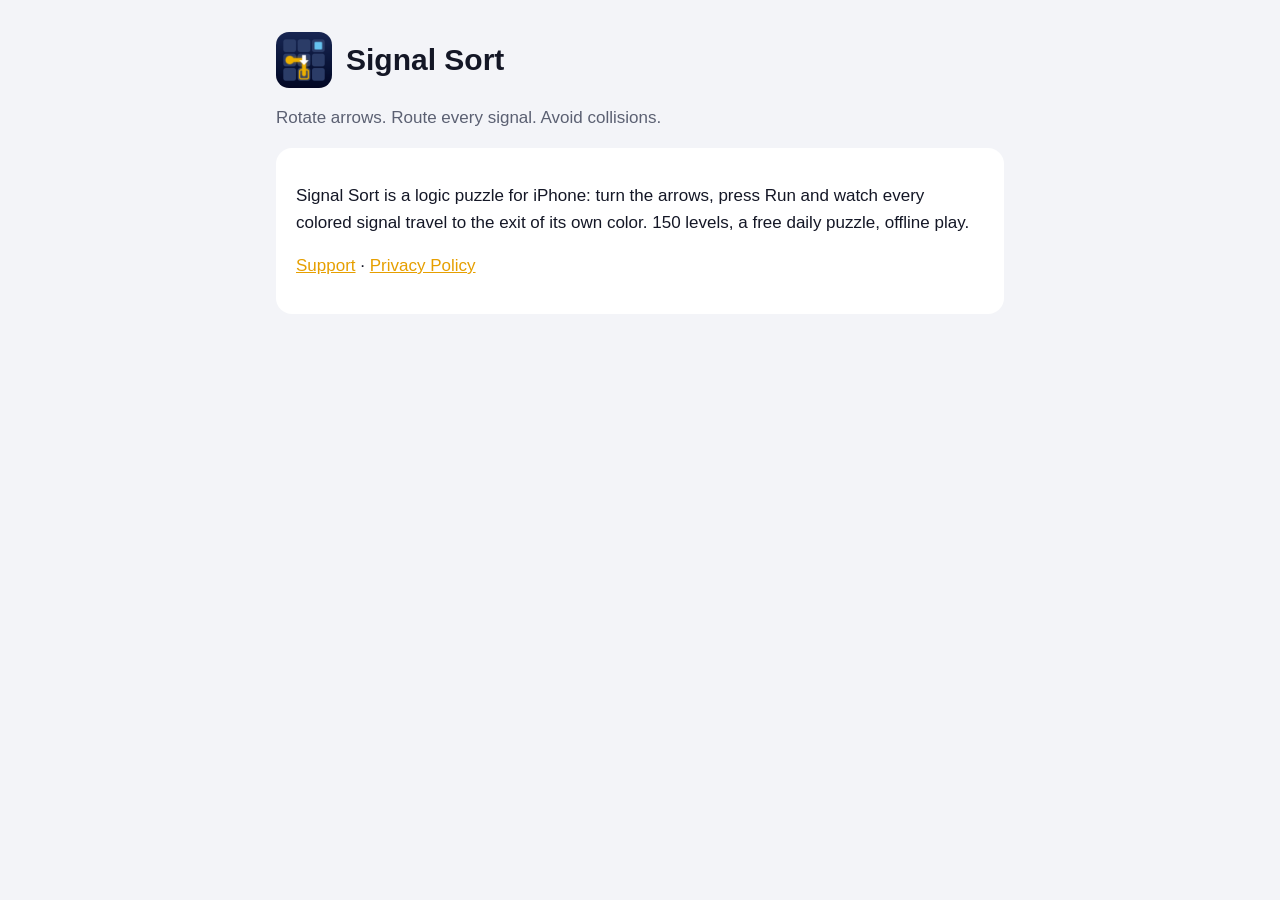
<file: docs/index.html>
<!doctype html>
<html lang="en">
<head>
<meta charset="utf-8">
<meta name="viewport" content="width=device-width, initial-scale=1">
<title>Signal Sort</title>
<link rel="stylesheet" href="style.css">
</head>
<body><main>
<header><img src="icon.png" alt=""><h1>Signal Sort</h1></header>
<p class="muted">Rotate arrows. Route every signal. Avoid collisions.</p>
<div class="card">
<p>Signal Sort is a logic puzzle for iPhone: turn the arrows, press Run and watch every colored signal travel to the exit of its own color. 150 levels, a free daily puzzle, offline play.</p>
<p><a href="support.html">Support</a> · <a href="privacy.html">Privacy Policy</a></p>
</div>
</main></body>
</html>
</file>
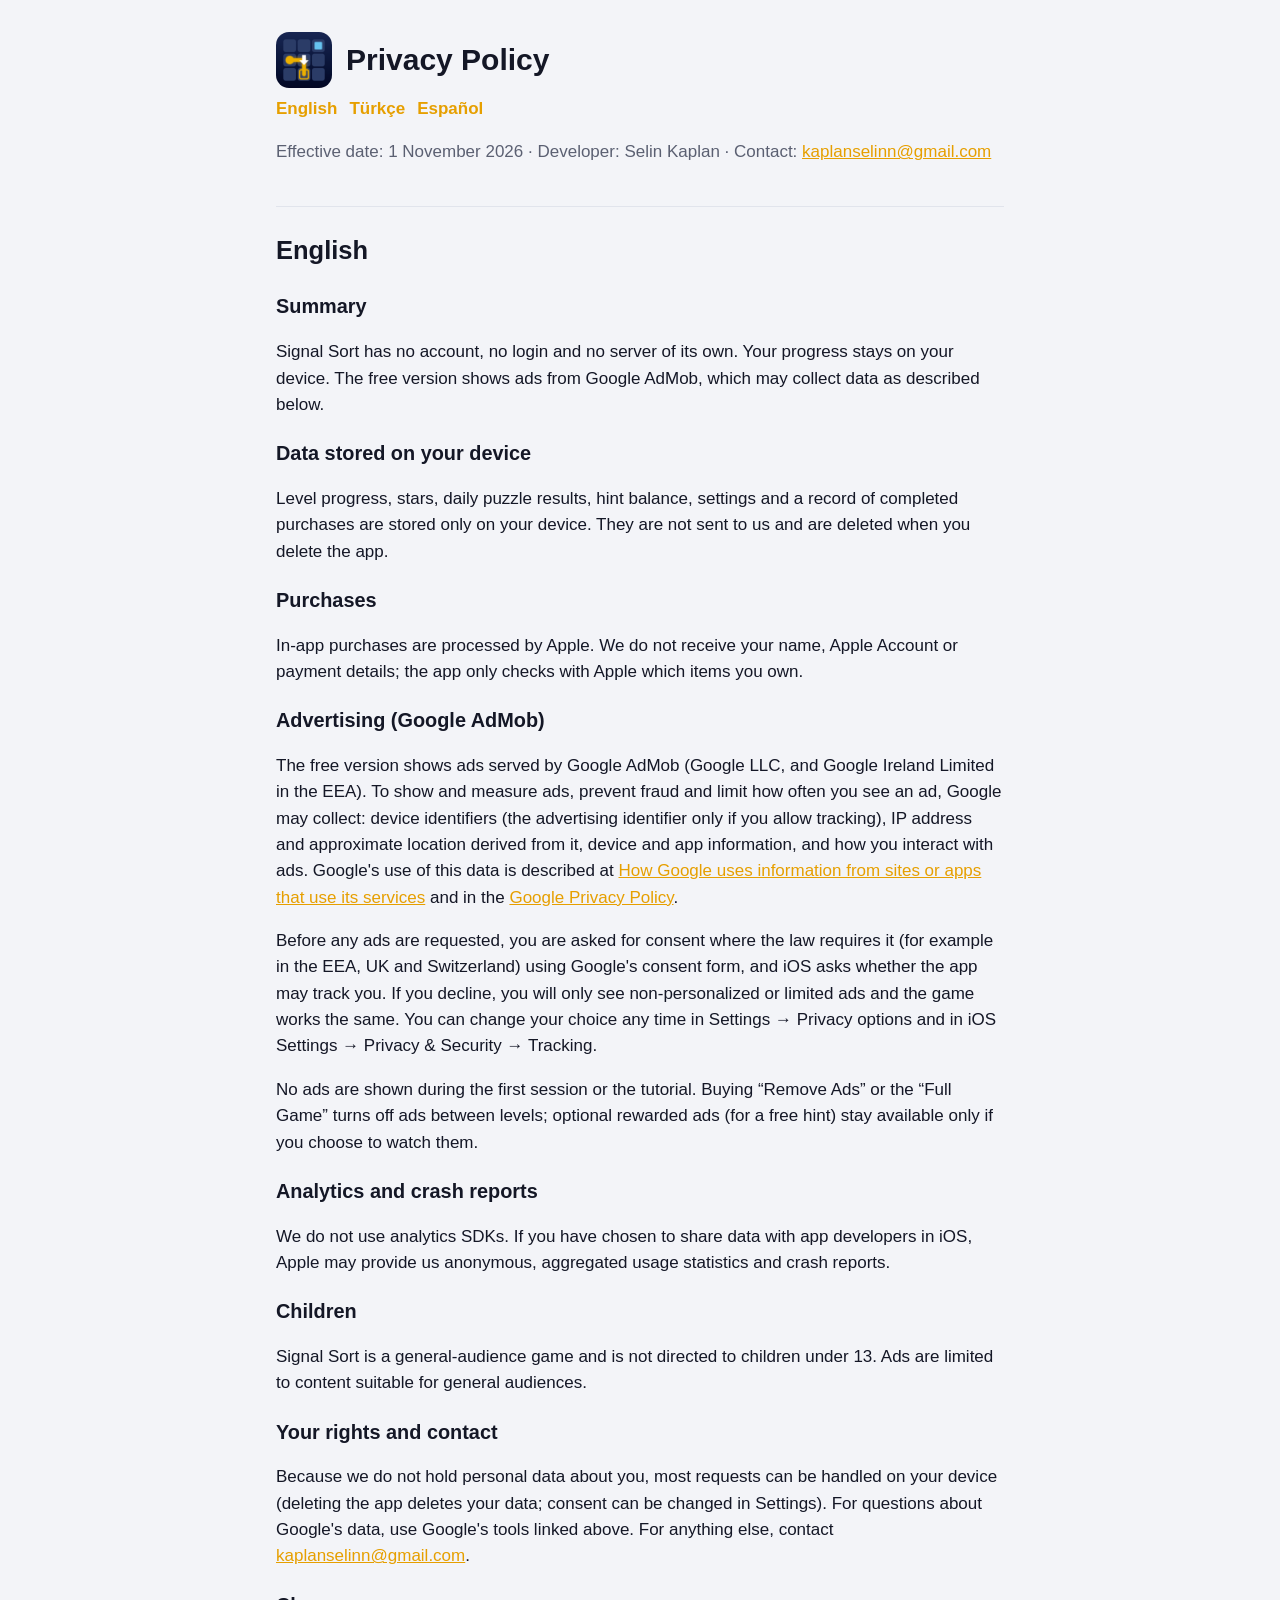
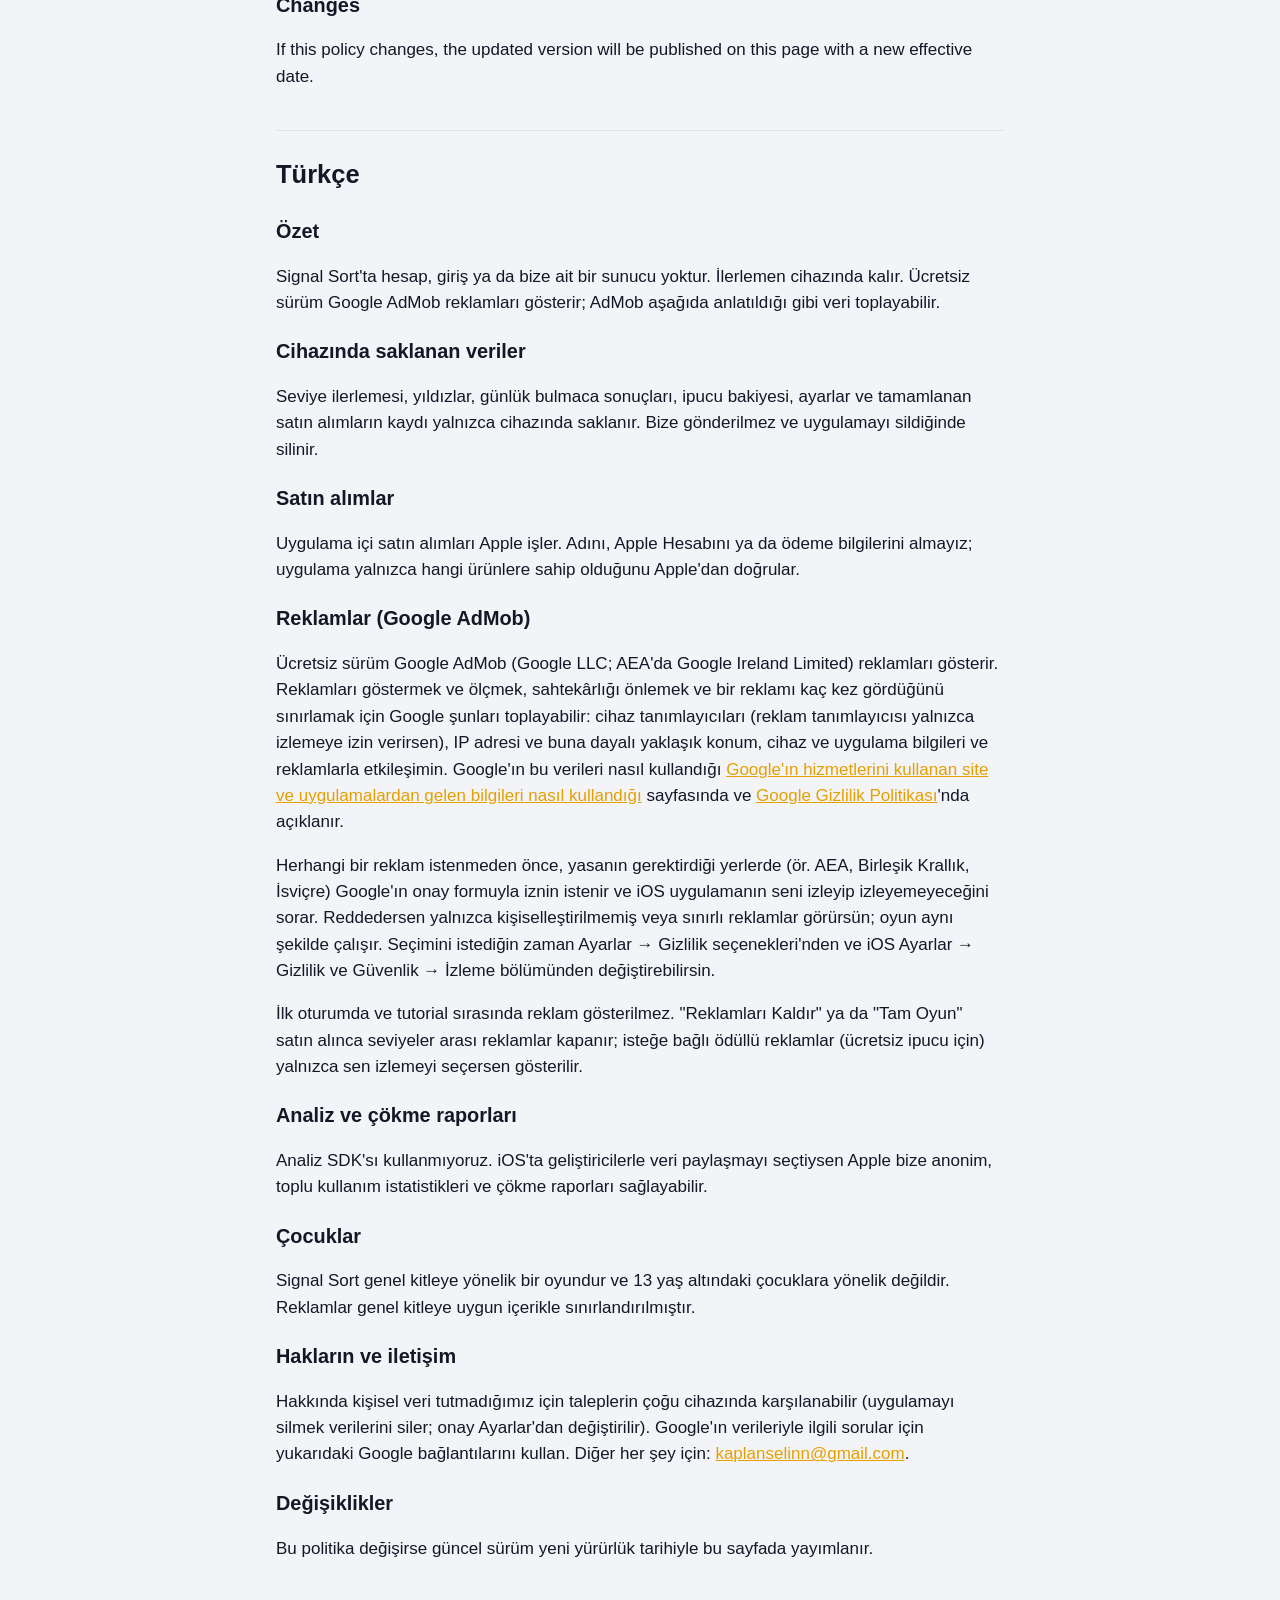
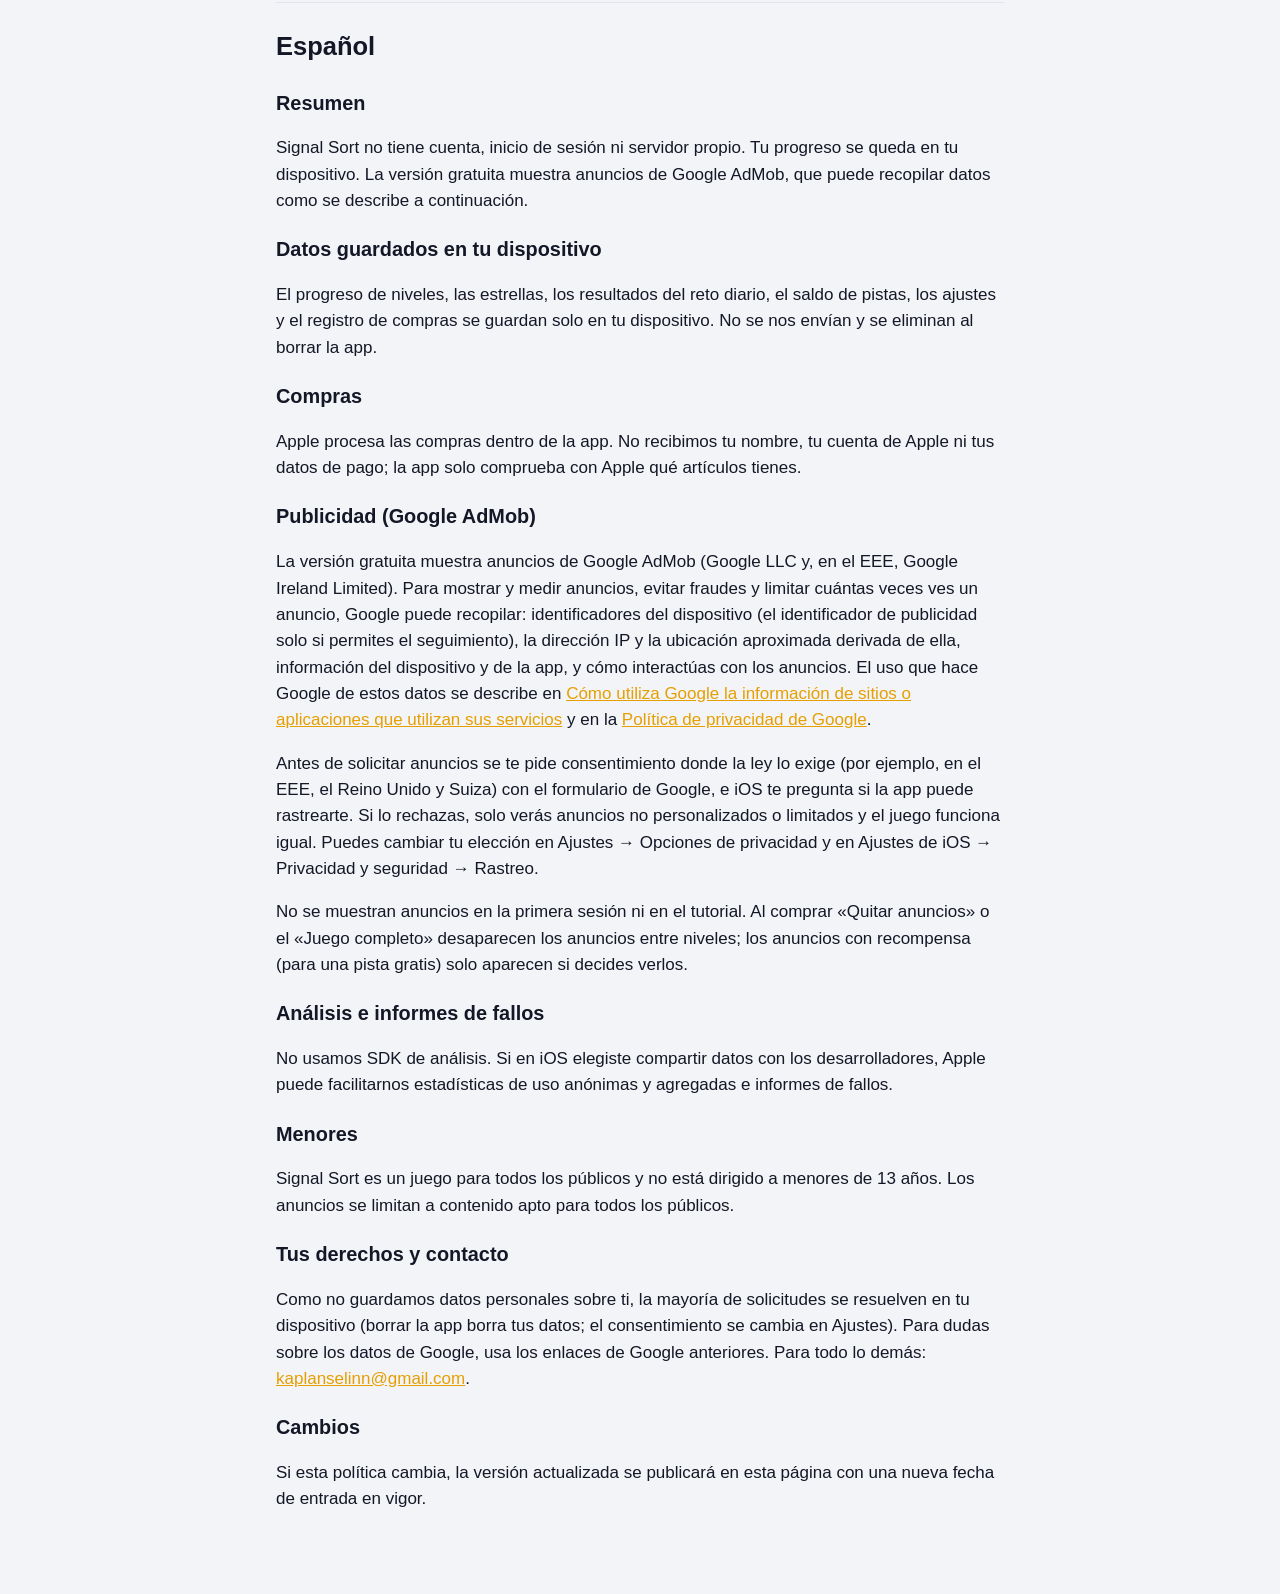
<file: docs/privacy.html>
<!doctype html>
<html lang="en">
<head>
<meta charset="utf-8">
<meta name="viewport" content="width=device-width, initial-scale=1">
<title>Signal Sort – Privacy Policy</title>
<link rel="stylesheet" href="style.css">
</head>
<body><main>
<header><img src="icon.png" alt=""><h1>Privacy Policy</h1></header>
<nav class="langs"><a href="#en">English</a><a href="#tr">Türkçe</a><a href="#es">Español</a></nav>
<p class="muted">Effective date: 1 November 2026 · Developer: Selin Kaplan · Contact: <a href="mailto:kaplanselinn@gmail.com">kaplanselinn@gmail.com</a></p>

<section id="en">
<h2>English</h2>
<h3>Summary</h3>
<p>Signal Sort has no account, no login and no server of its own. Your progress stays on your device. The free version shows ads from Google AdMob, which may collect data as described below.</p>
<h3>Data stored on your device</h3>
<p>Level progress, stars, daily puzzle results, hint balance, settings and a record of completed purchases are stored only on your device. They are not sent to us and are deleted when you delete the app.</p>
<h3>Purchases</h3>
<p>In-app purchases are processed by Apple. We do not receive your name, Apple Account or payment details; the app only checks with Apple which items you own.</p>
<h3>Advertising (Google AdMob)</h3>
<p>The free version shows ads served by Google AdMob (Google LLC, and Google Ireland Limited in the EEA). To show and measure ads, prevent fraud and limit how often you see an ad, Google may collect: device identifiers (the advertising identifier only if you allow tracking), IP address and approximate location derived from it, device and app information, and how you interact with ads. Google's use of this data is described at <a href="https://policies.google.com/technologies/partner-sites">How Google uses information from sites or apps that use its services</a> and in the <a href="https://policies.google.com/privacy">Google Privacy Policy</a>.</p>
<p>Before any ads are requested, you are asked for consent where the law requires it (for example in the EEA, UK and Switzerland) using Google's consent form, and iOS asks whether the app may track you. If you decline, you will only see non-personalized or limited ads and the game works the same. You can change your choice any time in Settings → Privacy options and in iOS Settings → Privacy &amp; Security → Tracking.</p>
<p>No ads are shown during the first session or the tutorial. Buying “Remove Ads” or the “Full Game” turns off ads between levels; optional rewarded ads (for a free hint) stay available only if you choose to watch them.</p>
<h3>Analytics and crash reports</h3>
<p>We do not use analytics SDKs. If you have chosen to share data with app developers in iOS, Apple may provide us anonymous, aggregated usage statistics and crash reports.</p>
<h3>Children</h3>
<p>Signal Sort is a general-audience game and is not directed to children under 13. Ads are limited to content suitable for general audiences.</p>
<h3>Your rights and contact</h3>
<p>Because we do not hold personal data about you, most requests can be handled on your device (deleting the app deletes your data; consent can be changed in Settings). For questions about Google's data, use Google's tools linked above. For anything else, contact <a href="mailto:kaplanselinn@gmail.com">kaplanselinn@gmail.com</a>.</p>
<h3>Changes</h3>
<p>If this policy changes, the updated version will be published on this page with a new effective date.</p>
</section>

<section id="tr">
<h2>Türkçe</h2>
<h3>Özet</h3>
<p>Signal Sort'ta hesap, giriş ya da bize ait bir sunucu yoktur. İlerlemen cihazında kalır. Ücretsiz sürüm Google AdMob reklamları gösterir; AdMob aşağıda anlatıldığı gibi veri toplayabilir.</p>
<h3>Cihazında saklanan veriler</h3>
<p>Seviye ilerlemesi, yıldızlar, günlük bulmaca sonuçları, ipucu bakiyesi, ayarlar ve tamamlanan satın alımların kaydı yalnızca cihazında saklanır. Bize gönderilmez ve uygulamayı sildiğinde silinir.</p>
<h3>Satın alımlar</h3>
<p>Uygulama içi satın alımları Apple işler. Adını, Apple Hesabını ya da ödeme bilgilerini almayız; uygulama yalnızca hangi ürünlere sahip olduğunu Apple'dan doğrular.</p>
<h3>Reklamlar (Google AdMob)</h3>
<p>Ücretsiz sürüm Google AdMob (Google LLC; AEA'da Google Ireland Limited) reklamları gösterir. Reklamları göstermek ve ölçmek, sahtekârlığı önlemek ve bir reklamı kaç kez gördüğünü sınırlamak için Google şunları toplayabilir: cihaz tanımlayıcıları (reklam tanımlayıcısı yalnızca izlemeye izin verirsen), IP adresi ve buna dayalı yaklaşık konum, cihaz ve uygulama bilgileri ve reklamlarla etkileşimin. Google'ın bu verileri nasıl kullandığı <a href="https://policies.google.com/technologies/partner-sites">Google'ın hizmetlerini kullanan site ve uygulamalardan gelen bilgileri nasıl kullandığı</a> sayfasında ve <a href="https://policies.google.com/privacy">Google Gizlilik Politikası</a>'nda açıklanır.</p>
<p>Herhangi bir reklam istenmeden önce, yasanın gerektirdiği yerlerde (ör. AEA, Birleşik Krallık, İsviçre) Google'ın onay formuyla iznin istenir ve iOS uygulamanın seni izleyip izleyemeyeceğini sorar. Reddedersen yalnızca kişiselleştirilmemiş veya sınırlı reklamlar görürsün; oyun aynı şekilde çalışır. Seçimini istediğin zaman Ayarlar → Gizlilik seçenekleri'nden ve iOS Ayarlar → Gizlilik ve Güvenlik → İzleme bölümünden değiştirebilirsin.</p>
<p>İlk oturumda ve tutorial sırasında reklam gösterilmez. "Reklamları Kaldır" ya da "Tam Oyun" satın alınca seviyeler arası reklamlar kapanır; isteğe bağlı ödüllü reklamlar (ücretsiz ipucu için) yalnızca sen izlemeyi seçersen gösterilir.</p>
<h3>Analiz ve çökme raporları</h3>
<p>Analiz SDK'sı kullanmıyoruz. iOS'ta geliştiricilerle veri paylaşmayı seçtiysen Apple bize anonim, toplu kullanım istatistikleri ve çökme raporları sağlayabilir.</p>
<h3>Çocuklar</h3>
<p>Signal Sort genel kitleye yönelik bir oyundur ve 13 yaş altındaki çocuklara yönelik değildir. Reklamlar genel kitleye uygun içerikle sınırlandırılmıştır.</p>
<h3>Hakların ve iletişim</h3>
<p>Hakkında kişisel veri tutmadığımız için taleplerin çoğu cihazında karşılanabilir (uygulamayı silmek verilerini siler; onay Ayarlar'dan değiştirilir). Google'ın verileriyle ilgili sorular için yukarıdaki Google bağlantılarını kullan. Diğer her şey için: <a href="mailto:kaplanselinn@gmail.com">kaplanselinn@gmail.com</a>.</p>
<h3>Değişiklikler</h3>
<p>Bu politika değişirse güncel sürüm yeni yürürlük tarihiyle bu sayfada yayımlanır.</p>
</section>

<section id="es">
<h2>Español</h2>
<h3>Resumen</h3>
<p>Signal Sort no tiene cuenta, inicio de sesión ni servidor propio. Tu progreso se queda en tu dispositivo. La versión gratuita muestra anuncios de Google AdMob, que puede recopilar datos como se describe a continuación.</p>
<h3>Datos guardados en tu dispositivo</h3>
<p>El progreso de niveles, las estrellas, los resultados del reto diario, el saldo de pistas, los ajustes y el registro de compras se guardan solo en tu dispositivo. No se nos envían y se eliminan al borrar la app.</p>
<h3>Compras</h3>
<p>Apple procesa las compras dentro de la app. No recibimos tu nombre, tu cuenta de Apple ni tus datos de pago; la app solo comprueba con Apple qué artículos tienes.</p>
<h3>Publicidad (Google AdMob)</h3>
<p>La versión gratuita muestra anuncios de Google AdMob (Google LLC y, en el EEE, Google Ireland Limited). Para mostrar y medir anuncios, evitar fraudes y limitar cuántas veces ves un anuncio, Google puede recopilar: identificadores del dispositivo (el identificador de publicidad solo si permites el seguimiento), la dirección IP y la ubicación aproximada derivada de ella, información del dispositivo y de la app, y cómo interactúas con los anuncios. El uso que hace Google de estos datos se describe en <a href="https://policies.google.com/technologies/partner-sites">Cómo utiliza Google la información de sitios o aplicaciones que utilizan sus servicios</a> y en la <a href="https://policies.google.com/privacy">Política de privacidad de Google</a>.</p>
<p>Antes de solicitar anuncios se te pide consentimiento donde la ley lo exige (por ejemplo, en el EEE, el Reino Unido y Suiza) con el formulario de Google, e iOS te pregunta si la app puede rastrearte. Si lo rechazas, solo verás anuncios no personalizados o limitados y el juego funciona igual. Puedes cambiar tu elección en Ajustes → Opciones de privacidad y en Ajustes de iOS → Privacidad y seguridad → Rastreo.</p>
<p>No se muestran anuncios en la primera sesión ni en el tutorial. Al comprar «Quitar anuncios» o el «Juego completo» desaparecen los anuncios entre niveles; los anuncios con recompensa (para una pista gratis) solo aparecen si decides verlos.</p>
<h3>Análisis e informes de fallos</h3>
<p>No usamos SDK de análisis. Si en iOS elegiste compartir datos con los desarrolladores, Apple puede facilitarnos estadísticas de uso anónimas y agregadas e informes de fallos.</p>
<h3>Menores</h3>
<p>Signal Sort es un juego para todos los públicos y no está dirigido a menores de 13 años. Los anuncios se limitan a contenido apto para todos los públicos.</p>
<h3>Tus derechos y contacto</h3>
<p>Como no guardamos datos personales sobre ti, la mayoría de solicitudes se resuelven en tu dispositivo (borrar la app borra tus datos; el consentimiento se cambia en Ajustes). Para dudas sobre los datos de Google, usa los enlaces de Google anteriores. Para todo lo demás: <a href="mailto:kaplanselinn@gmail.com">kaplanselinn@gmail.com</a>.</p>
<h3>Cambios</h3>
<p>Si esta política cambia, la versión actualizada se publicará en esta página con una nueva fecha de entrada en vigor.</p>
</section>
</main></body>
</html>
</file>
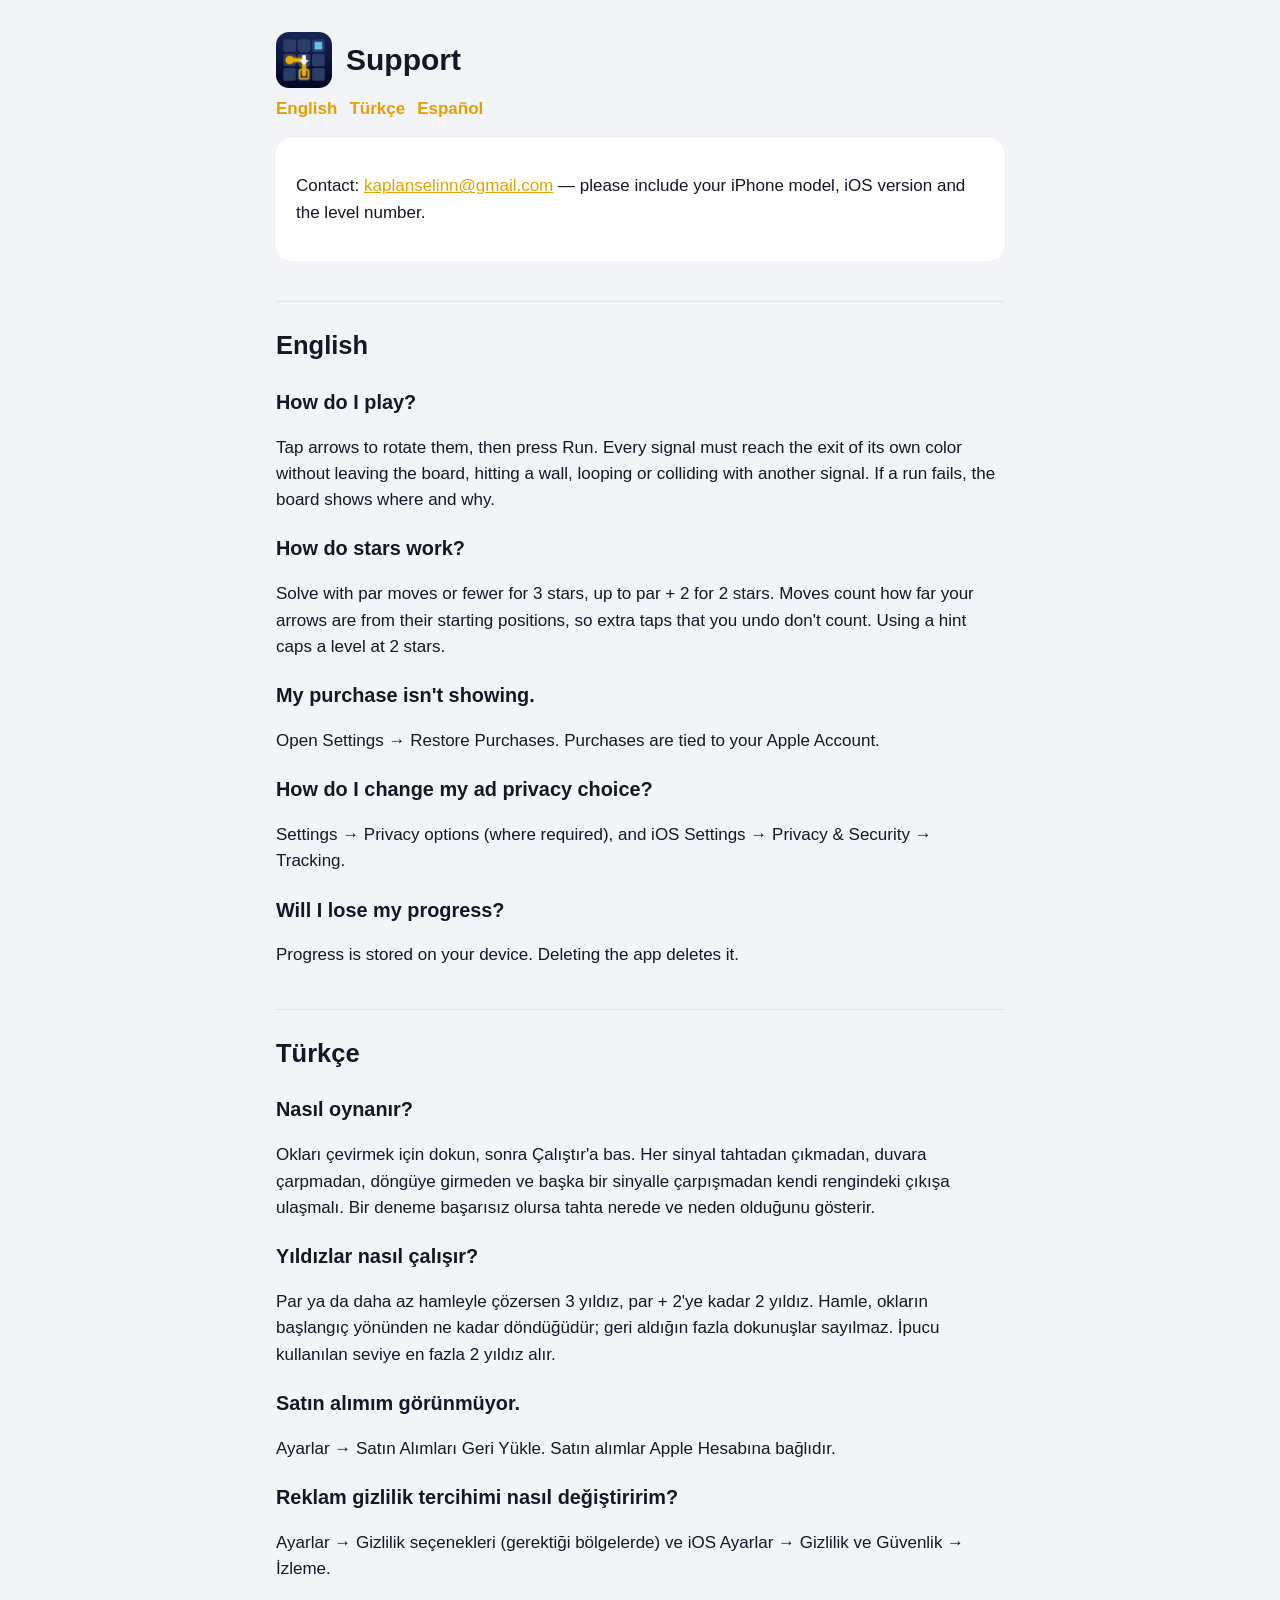
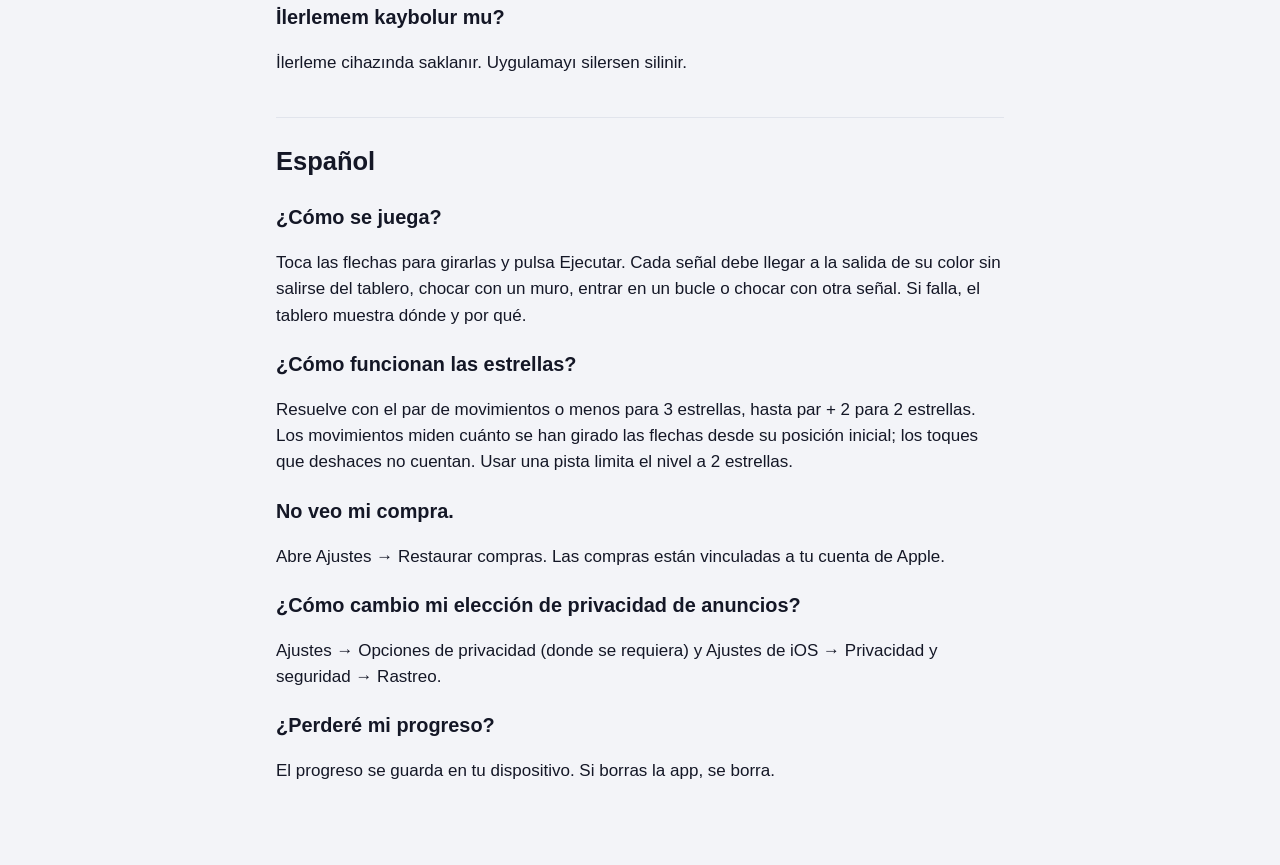
<file: docs/support.html>
<!doctype html>
<html lang="en">
<head>
<meta charset="utf-8">
<meta name="viewport" content="width=device-width, initial-scale=1">
<title>Signal Sort – Support</title>
<link rel="stylesheet" href="style.css">
</head>
<body><main>
<header><img src="icon.png" alt=""><h1>Support</h1></header>
<nav class="langs"><a href="#en">English</a><a href="#tr">Türkçe</a><a href="#es">Español</a></nav>
<div class="card"><p>Contact: <a href="mailto:kaplanselinn@gmail.com">kaplanselinn@gmail.com</a> — please include your iPhone model, iOS version and the level number.</p></div>

<section id="en">
<h2>English</h2>
<h3>How do I play?</h3><p>Tap arrows to rotate them, then press Run. Every signal must reach the exit of its own color without leaving the board, hitting a wall, looping or colliding with another signal. If a run fails, the board shows where and why.</p>
<h3>How do stars work?</h3><p>Solve with par moves or fewer for 3 stars, up to par + 2 for 2 stars. Moves count how far your arrows are from their starting positions, so extra taps that you undo don't count. Using a hint caps a level at 2 stars.</p>
<h3>My purchase isn't showing.</h3><p>Open Settings → Restore Purchases. Purchases are tied to your Apple Account.</p>
<h3>How do I change my ad privacy choice?</h3><p>Settings → Privacy options (where required), and iOS Settings → Privacy &amp; Security → Tracking.</p>
<h3>Will I lose my progress?</h3><p>Progress is stored on your device. Deleting the app deletes it.</p>
</section>

<section id="tr">
<h2>Türkçe</h2>
<h3>Nasıl oynanır?</h3><p>Okları çevirmek için dokun, sonra Çalıştır'a bas. Her sinyal tahtadan çıkmadan, duvara çarpmadan, döngüye girmeden ve başka bir sinyalle çarpışmadan kendi rengindeki çıkışa ulaşmalı. Bir deneme başarısız olursa tahta nerede ve neden olduğunu gösterir.</p>
<h3>Yıldızlar nasıl çalışır?</h3><p>Par ya da daha az hamleyle çözersen 3 yıldız, par + 2'ye kadar 2 yıldız. Hamle, okların başlangıç yönünden ne kadar döndüğüdür; geri aldığın fazla dokunuşlar sayılmaz. İpucu kullanılan seviye en fazla 2 yıldız alır.</p>
<h3>Satın alımım görünmüyor.</h3><p>Ayarlar → Satın Alımları Geri Yükle. Satın alımlar Apple Hesabına bağlıdır.</p>
<h3>Reklam gizlilik tercihimi nasıl değiştiririm?</h3><p>Ayarlar → Gizlilik seçenekleri (gerektiği bölgelerde) ve iOS Ayarlar → Gizlilik ve Güvenlik → İzleme.</p>
<h3>İlerlemem kaybolur mu?</h3><p>İlerleme cihazında saklanır. Uygulamayı silersen silinir.</p>
</section>

<section id="es">
<h2>Español</h2>
<h3>¿Cómo se juega?</h3><p>Toca las flechas para girarlas y pulsa Ejecutar. Cada señal debe llegar a la salida de su color sin salirse del tablero, chocar con un muro, entrar en un bucle o chocar con otra señal. Si falla, el tablero muestra dónde y por qué.</p>
<h3>¿Cómo funcionan las estrellas?</h3><p>Resuelve con el par de movimientos o menos para 3 estrellas, hasta par + 2 para 2 estrellas. Los movimientos miden cuánto se han girado las flechas desde su posición inicial; los toques que deshaces no cuentan. Usar una pista limita el nivel a 2 estrellas.</p>
<h3>No veo mi compra.</h3><p>Abre Ajustes → Restaurar compras. Las compras están vinculadas a tu cuenta de Apple.</p>
<h3>¿Cómo cambio mi elección de privacidad de anuncios?</h3><p>Ajustes → Opciones de privacidad (donde se requiera) y Ajustes de iOS → Privacidad y seguridad → Rastreo.</p>
<h3>¿Perderé mi progreso?</h3><p>El progreso se guarda en tu dispositivo. Si borras la app, se borra.</p>
</section>
</main></body>
</html>
</file>
<file: docs/style.css>
:root { --bg: #f3f4f8; --fg: #141726; --muted: #5b6072; --card: #ffffff; --accent: #e69f00; --line: #e1e4ec; }
@media (prefers-color-scheme: dark) { :root { --bg: #0f1429; --fg: #ffffff; --muted: #a3a8bb; --card: #1a213d; --line: #26304f; } }
* { box-sizing: border-box; }
body { margin: 0; background: var(--bg); color: var(--fg); font: 17px/1.55 -apple-system, BlinkMacSystemFont, "Segoe UI", sans-serif; }
main { max-width: 760px; margin: 0 auto; padding: 32px 16px 64px; }
header { display: flex; align-items: center; gap: 14px; margin-bottom: 8px; }
header img { width: 56px; height: 56px; border-radius: 13px; }
h1 { font-size: 30px; margin: 0; }
h2 { margin-top: 40px; border-top: 1px solid var(--line); padding-top: 24px; }
h3 { margin-bottom: 4px; }
p, li { color: var(--fg); }
.muted { color: var(--muted); }
nav.langs a { margin-right: 12px; color: var(--accent); font-weight: 600; text-decoration: none; }
.card { background: var(--card); border-radius: 16px; padding: 18px 20px; margin: 16px 0; }
a { color: var(--accent); }
</file>
